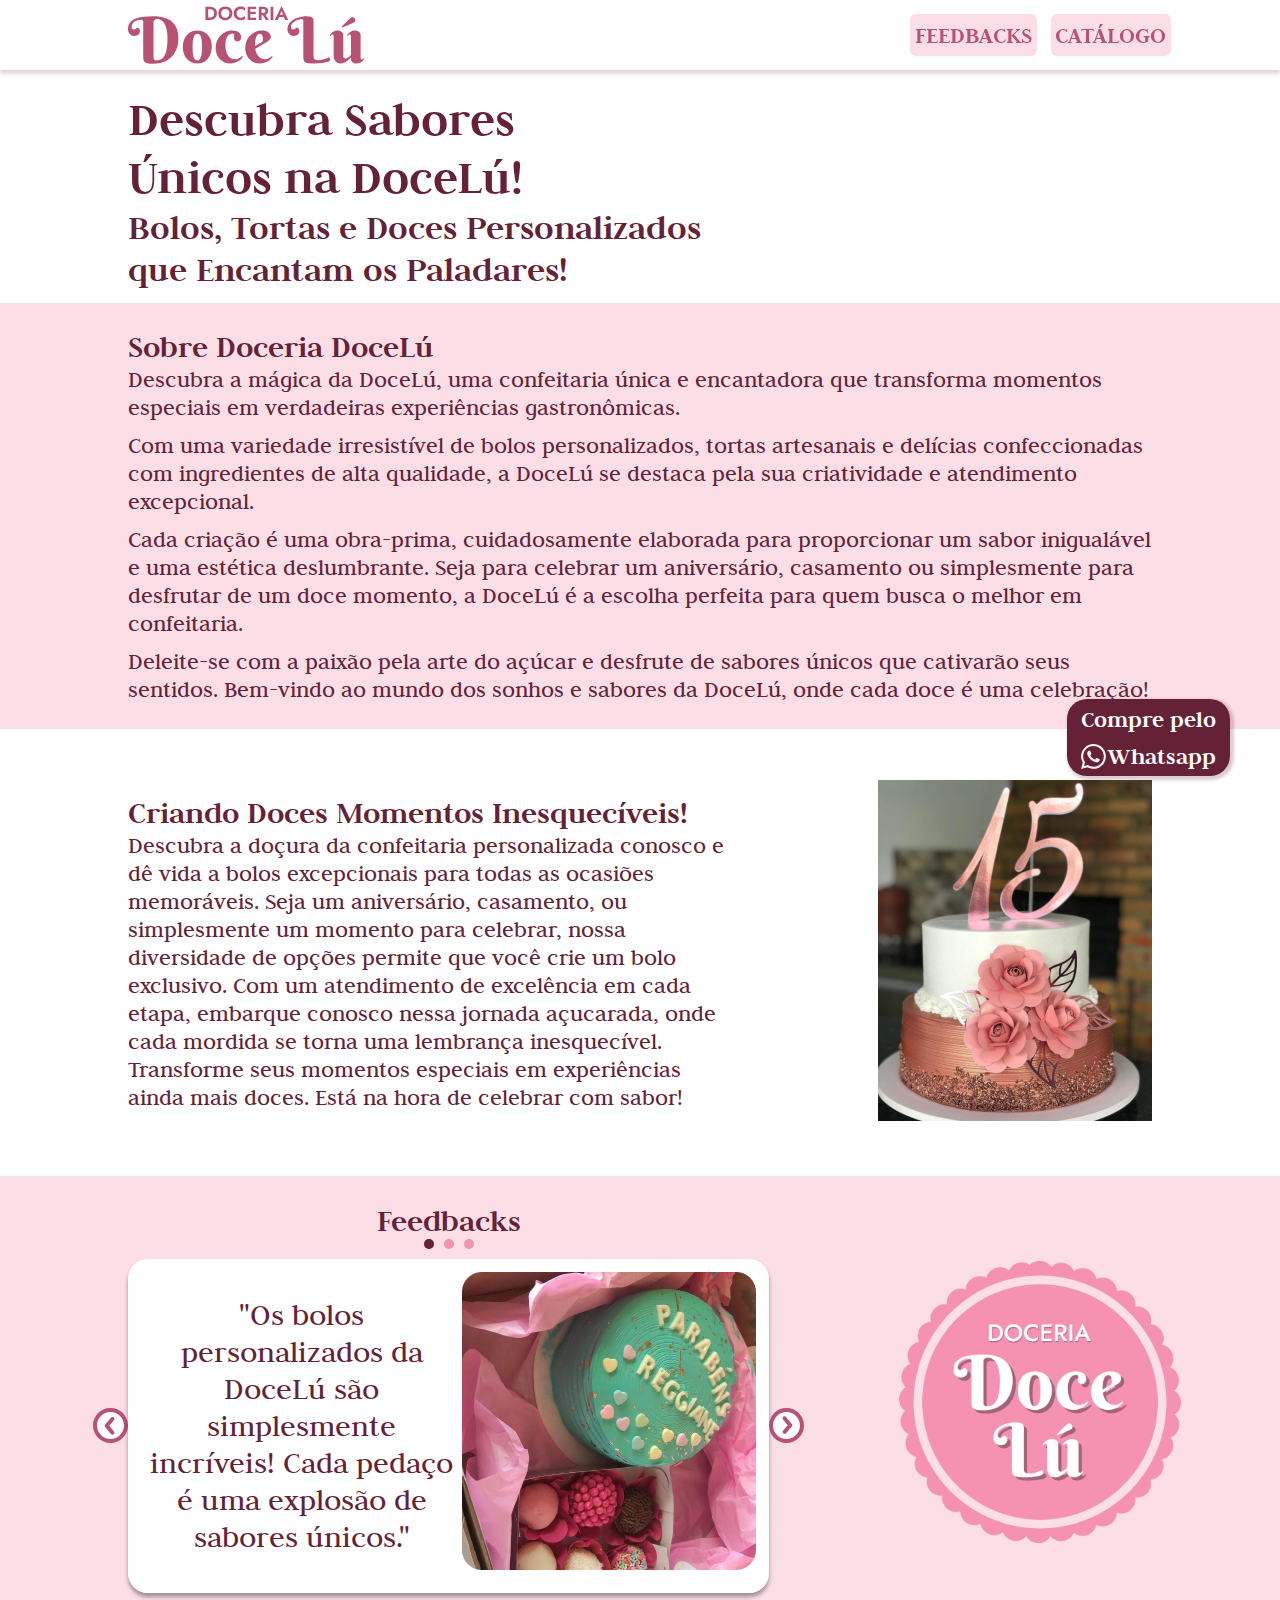
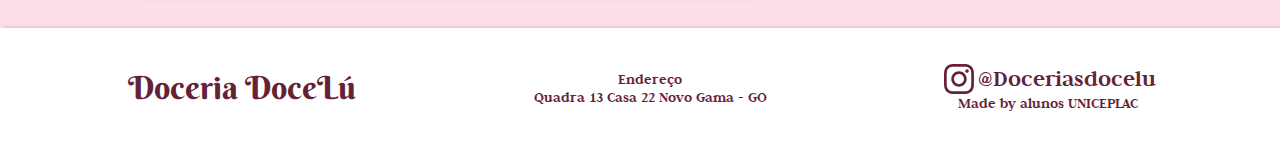
<file: index.html>
<!DOCTYPE html>
<html lang="pt_br">
<head>
    <meta charset="UTF-8">
    <meta name="viewport" content="width=device-width, initial-scale=1.0">
    <title>Doceria DoceLú</title>
    <link rel="shortcut icon" type="imagex/png" href="assets/Logo.ico">
    <link rel="stylesheet" href="style.css">
    <link rel="preconnect" href="https://fonts.googleapis.com">
    <link rel="preconnect" href="https://fonts.gstatic.com" crossorigin>
    <link href="https://fonts.googleapis.com/css2?family=Berkshire+Swash&family=Judson:wght@400;700&display=swap" rel="stylesheet">
</head>
<body>
    <header>
        <nav class="nav-bar">
            <div class="nav-logo">
                <img src="assets/Doceria-logo.svg" alt="Logo da Doceria DoceLú">
            </div>

            <div class="nav-links">
                <ul class="nav-ul">
                    <li class="nav-li">
                        <a href="#feedbacksId">FEEDBACKS</a>
                    </li>
                    <li class="nav-li">
                        <a href="catalogo.html">CATÁLOGO</a>
                    </li>
                </ul>
            </div>

            
            <div class="nav-botao-menu">
                <button onclick="menuShow()">
                    <img class="icon" src="assets/botão-menu.svg" alt="Botão de abrir e fechar menu">               
                </button>
            </div>
        </nav>
      <div class="nav-menu">
                <ul class="nav-ul">
                    <li class="nav-links">
                        <a href="#feedbacksId">FEEDBACKS</a>
                    </li>
                    <li class="nav-links">
                        <a href="catalogo.html">CATÁLOGO</a>
                    </li>
                </ul>
        </div>
    </header>

    <main>
        <section id="inicioId">
            <div class="container-inicio">
                <div class="titulo-inicio">
                    <h1>Descubra Sabores Únicos na DoceLú!</h1>
                </div>
                <div class="subtitulo-inicio">
                    <h2>Bolos, Tortas e Doces Personalizados que Encantam os Paladares!</h2>
                </div>
            </div>
        </section>

        <section id="sobreId">
            <div class="container-sobre">
                <div class="titulo-sobre">
                    <h2 class="subtitulos">Sobre Doceria DoceLú</h2>
                </div>

                <div class="texto-sobre">
                    <p class="paragrafos">
                        Descubra a mágica da DoceLú, uma confeitaria única e encantadora que transforma momentos especiais em verdadeiras experiências gastronômicas.
                    </p>

                    <p class="paragrafos">
                        Com uma variedade irresistível de bolos personalizados, tortas artesanais e delícias confeccionadas com ingredientes de alta qualidade, a DoceLú se destaca pela sua criatividade e atendimento excepcional.
                    </p>

                    <p class="paragrafos">
                        Cada criação é uma obra-prima, cuidadosamente elaborada para proporcionar um sabor inigualável e uma estética deslumbrante. Seja para celebrar um aniversário, casamento ou simplesmente para desfrutar de um doce momento, a DoceLú é a escolha perfeita para quem busca o melhor em confeitaria.
                    </p>

                    <p class="paragrafos">
                        Deleite-se com a paixão pela arte do açúcar e desfrute de sabores únicos que cativarão seus sentidos. Bem-vindo ao mundo dos sonhos e sabores da DoceLú, onde cada doce é uma celebração!
                    </p>
                </div>
            </div>
        </section>

        <section id="objetivoId">
            <div class="container-objetivo">
                <div class="texto-objetivo">
                    <h1 class="subtitulos">Criando Doces Momentos Inesquecíveis!</h1>
                    <p class="paragrafos">
                        Descubra a doçura da confeitaria personalizada conosco e dê vida a bolos excepcionais para todas as ocasiões memoráveis. Seja um aniversário, casamento, ou simplesmente um momento para celebrar, nossa diversidade de opções permite que você crie um bolo exclusivo. Com um atendimento de excelência em cada etapa, embarque conosco nessa jornada açucarada, onde cada mordida se torna uma lembrança inesquecível. Transforme seus momentos especiais em experiências ainda mais doces. Está na hora de celebrar com sabor!
                    </p>
                </div>
                <div class="img-objetivo">
                    <img src="assets/imagem-bolo-15-anos.png" alt="Bolo aniversário de 15 anos">
                </div>
            </div>
        </section>

        <section id="feedbacksId">
            <div class="container-feedbacks">
                <div class="feedbacks">
                    <h1 class="subtitulos">Feedbacks</h1>
                    <div class="controles">
                        <label class="radio">
                            <input type="radio" name="click" id="radio1">
                            <span></span>
                        </label>
                        <label class="radio">
                            <input type="radio" name="click" id="radio2">
                            <span></span>
                        </label>
                        <label class="radio">
                            <input type="radio" name="click" id="radio3">
                            <span></span>
                        </label>
                    </div>
                    <div class="conteudo-feedback">
                        <button id="prevBtn"><img src="assets/botãoesquerdo.svg" alt=""></button>
                        <div class="carrossel">                       
                            <div class="slide">
                                <p>"Os bolos personalizados da DoceLú são simplesmente incríveis! Cada pedaço é uma explosão de sabores únicos."</p>
                                <img src="assets/bolo-normal.png" alt="Imagem bolo de aniversário">
                            </div>
                            <div class="slide">
                                <p>"Fiquei impressionado com a atenção aos detalhes e a qualidade dos doces da DoceLú. Uma experiência deliciosa!"</p>
                                <img src="assets/ovo.png" alt="Imagem ovo de páscoa">
                            </div>
                            <div class="slide">
                                <p>"A equipe da DoceLú realmente entendeu o que eu queria para o meu evento. Os bolos personalizados superaram minhas expectativas!"</p>
                                <img src="assets/Snapinsta.png" alt="Imagem bolo dos minions">
                            </div>                    
                        </div>
                        <button class="botao-direito" id="nextBtn"><img src="assets/seta.svg" alt=""></button>
                </div>
        </section>

        <div class="botao-pedidos">
            <a href="https://api.whatsapp.com/send/?phone=5561992544886&text=Ol%C3%A1,+tenho+interesse+em+adquirir+seus+produtos!&type=phone_number&app_absent=0" target="_blank">Compre pelo <img src="assets/whatsapp-icon.svg" alt="Icone Whatsapp"> Whatsapp</a>
        </div>
    </main>

    <footer>
        <div class="container-footer">
            <div class="nome-footer">
                <h1>Doceria DoceLú</h1>
            </div>

            <div class="endereco">
                <p>Endereço</p>
                <p>Quadra 13 Casa 22 Novo Gama - GO</p>
            </div>

            <div class="informacoes-footer">
                <div class="instagram">
                    <a class="link-intagram-footer" href="https://www.instagram.com/doceriasdocelu/" target="_blank"><img src="assets/icone-instagram.svg" alt="Icone do Instagram">
                        <h2>@Doceriasdocelu</h2>
                    </a>
                </div>
                <div class="info-criadores">
                    <h3>Made by alunos UNICEPLAC</h3>
                </div>
            </div>
        </div>
    </footer>

    <script src="index.js"></script>
</body>
</html>
</file>
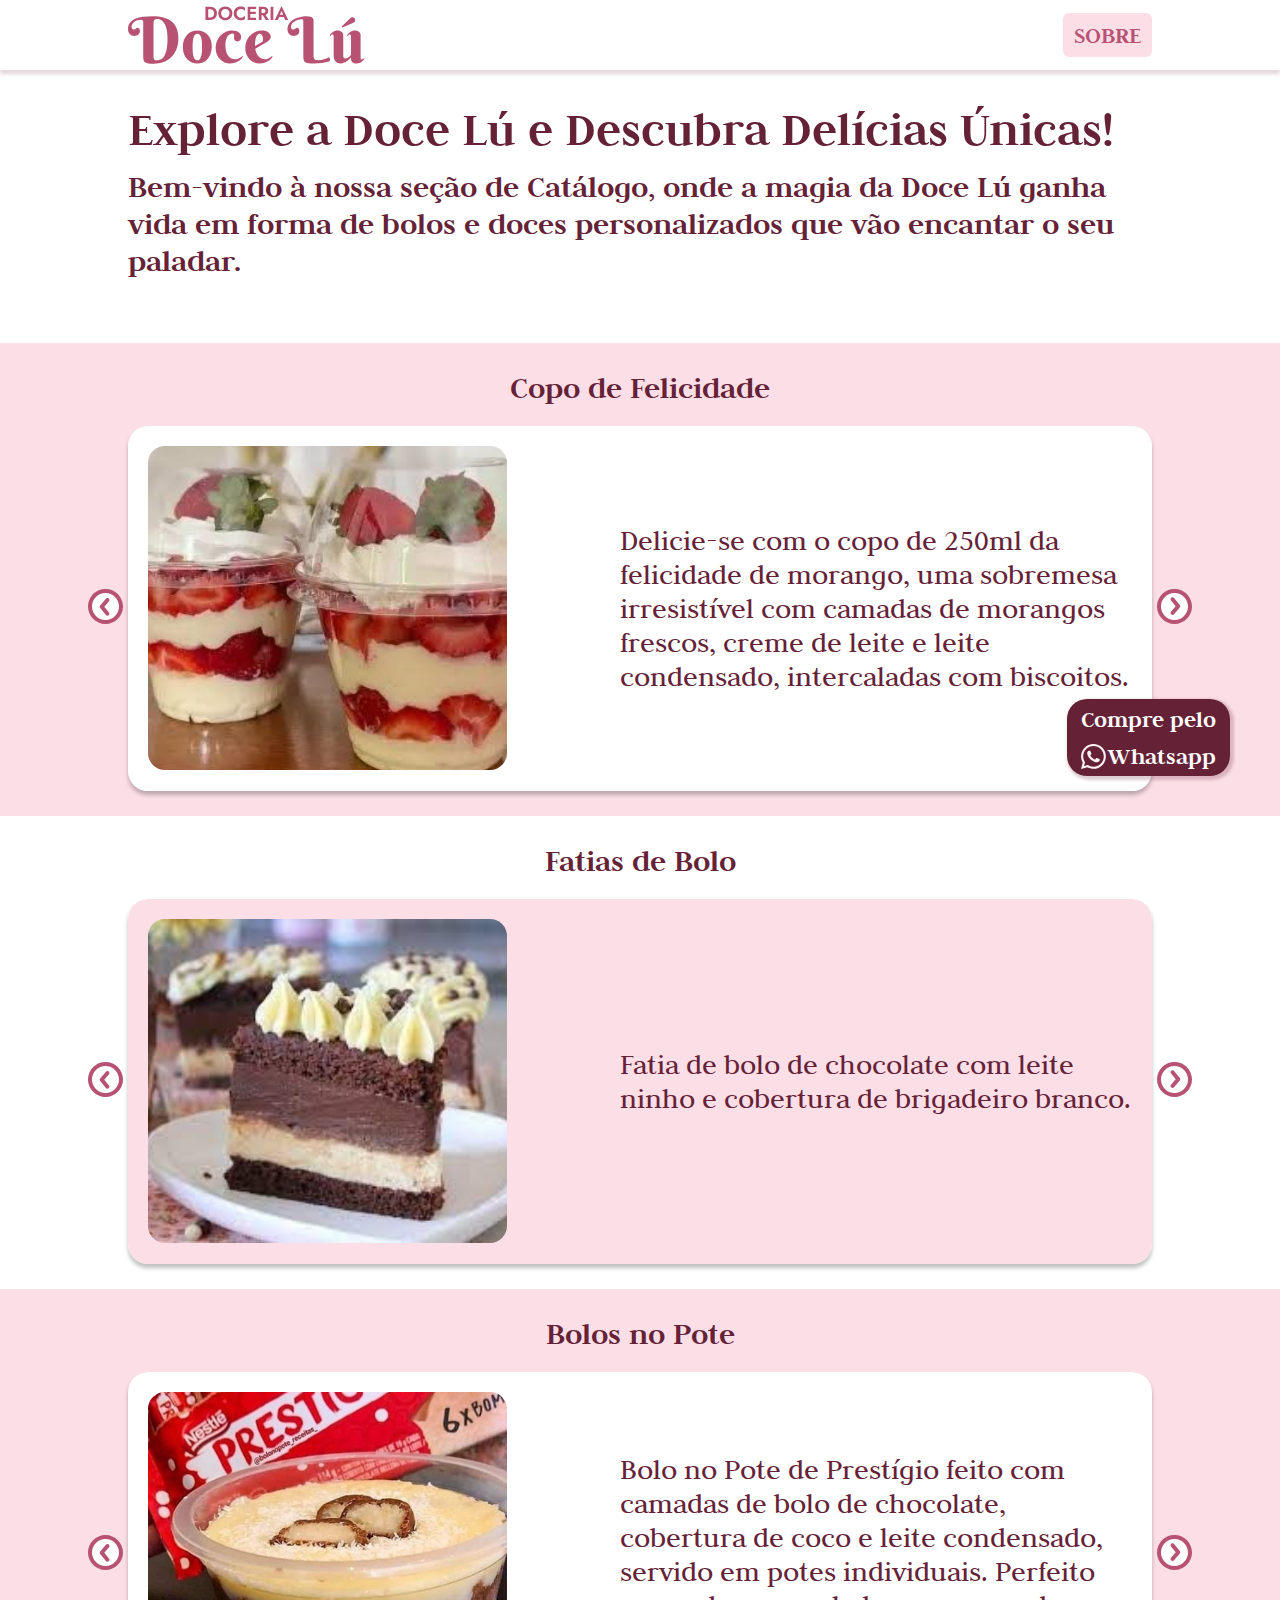
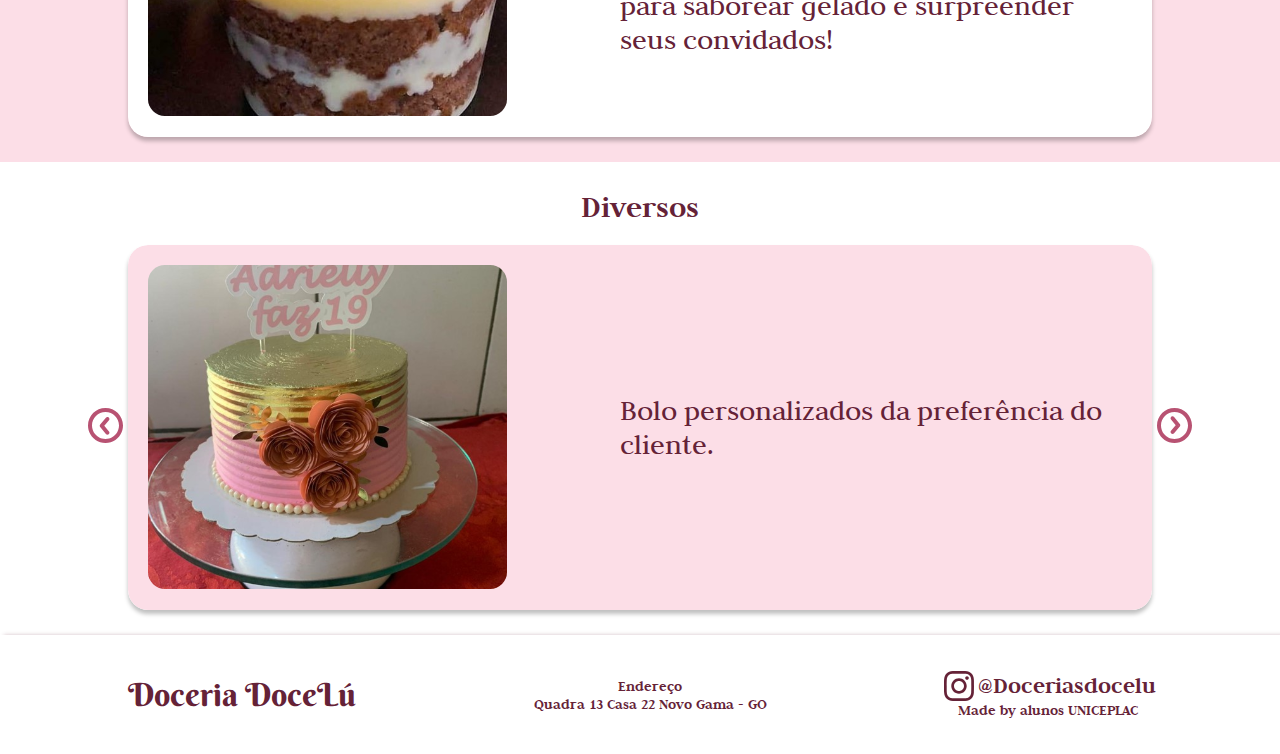
<file: catalogo.html>
<!DOCTYPE html>
<html lang="pt_br">
<head>
    <meta charset="UTF-8">
    <meta name="viewport" content="width=device-width, initial-scale=1.0">
    <title>Doceria DoceLú</title>
    <link rel="shortcut icon" type="imagex/png" href="assets/Logo.ico">
    <link rel="stylesheet" href="style.css">
    <link rel="preconnect" href="https://fonts.googleapis.com">
    <link rel="preconnect" href="https://fonts.gstatic.com" crossorigin>
    <link href="https://fonts.googleapis.com/css2?family=Berkshire+Swash&family=Judson:wght@400;700&display=swap" rel="stylesheet">
</head>
<body>

    <header>
	    <nav class="nav-bar">
            <div class="nav-logo">
                <img src="assets/Doceria-logo.svg" alt="Logo da Doceria DoceLú">
            </div>

            <div class="nav-sobre">
                <a href="index.html">SOBRE</a>
            </div>
        </nav>
    </header>

	<main>
        <section id="inicio-pagina">
            <div class="titulo-catalogo">   
                <h1>Explore a Doce Lú e Descubra Delícias Únicas!</h1>
                <h2>Bem-vindo à nossa seção de Catálogo, onde a magia da Doce Lú ganha vida em forma de bolos e doces personalizados que vão encantar o seu paladar.</h2>
            </div>
        </section>

        <section id="catalogoId">
            <div class="container-catalogo-rosa">
                <h1 class="subtitulos">Copo de Felicidade</h1>
                <div class="container-carrossel-catalogo">
                    <button id="prevBtn1"><img src="assets/botãoesquerdo.svg" alt=""></button>
                    <div class="carrossel-catalogo">
                        <div class="slider1">
                            <img src="assets/copo-felicidade.svg" alt="Imagem Copo de Felicidade de morango">
                            <p>Delicie-se com o copo de 250ml da felicidade de morango, uma sobremesa irresistível com camadas de morangos frescos, creme de leite e leite condensado, intercaladas com biscoitos.</p>
                        </div>
                        <div class="slider1">
                            <img src="assets/copo-felicidade-kinder.svg" alt="Imagem Copo de Felicidade de Kinder Bueno">
                            <p>Copo da Felicidade de 300ml Kinder Bueno com creme branco e nutella e uma cobertura de chantiliy.</p>
                        </div>
                        <div class="slider1">
                            <img src="assets/copo-felicidade-brownie.svg" alt="Imagem Copo de Felicidade de brownie">
                            <p>Copo da felicidade (300ml) - massa de brownie com recheio de brigadeiro branco, brigadeiro preto e doce de leite com cobertura de chantilly e morango.</p>
                        </div>
                    </div>
                    <button id="nextBtn1"><img src="assets/seta.svg" alt=""></button>
                </div>
            </div>
            <div class="container-catalogo-branco">
                <h1 class="subtitulos">Fatias de Bolo</h1>
                <div class="container-carrossel-catalogo">
                    <button id="prevBtn2"><img src="assets/botãoesquerdo.svg" alt=""></button>
                    <div class="carrossel-catalogo">
                        <div class="slider2">
                            <img src="assets/fatia-de-bolo.svg" alt="Imagem Fatia de bolo de chocolate e leite ninho">
                            <p>Fatia de bolo de chocolate com leite ninho e cobertura de brigadeiro branco.</p>
                        </div>
                        <div class="slider2">
                            <img src="assets/fatia-de-bolo-mousse.svg" alt="Imagem Fatia de bolo mousse de chocolate">
                            <p>Slice cake mousse de chocolate.</p>
                        </div>
                        <div class="slider2">
                            <img src="assets/fatia-de-bolo-maracuja.svg" alt="Imagem Fatia de bolo de Maracujá">
                            <p>Slice Cake de Maracujá Trufado e Mousse de Chocolate.</p>
                        </div>
                    </div>
                    <button id="nextBtn2"><img src="assets/seta.svg" alt=""></button>
                </div>
            </div>
            <div class="container-catalogo-rosa">
                <h1 class="subtitulos">Bolos no Pote</h1>
                <div class="container-carrossel-catalogo">
                    <button id="prevBtn3"><img src="assets/botãoesquerdo.svg" alt=""></button>
                    <div class="carrossel-catalogo">
                        <div class="slider3">
                            <img src="assets/bolo-no-pote.svg" alt="Imagem bolo no pote de Prestígio">
                            <p>Bolo no Pote de Prestígio feito com camadas de bolo de chocolate, cobertura de coco e leite condensado, servido em potes individuais. Perfeito para saborear gelado e surpreender seus convidados!</p>
                        </div>
                        <div class="slider3">
                            <img src="assets/bolo-no-pote.svg-leite-ninho.svg" alt="Imagem bolo no pote de leite ninho">
                            <p>Bolo no pote de 250ml, leite ninho com Nutella e massa de chocolate.</p>
                        </div>
                        <div class="slider3">
                            <img src="assets/bolo-no-pote-morango.svg" alt="Imagem bolo no pote de morango com chocolate">
                            <p>Bolo no pote de 250ml sensação com recheio de morango e chocolate.</p>
                        </div>
                        <div class="slider3">
                            <img src="assets/bolo-no-pote-cenoura.svg" alt="Imagem bolo no pote de cenoura com chocolate">
                            <p>Bolo no pote de cenoura com chocolate.</p>
                        </div>
                    </div>
                    <button id="nextBtn3"><img src="assets/seta.svg" alt=""></button>
                </div>
            </div>
            <div class="container-catalogo-branco">
                <h1 class="subtitulos">Diversos</h1>
                <div class="container-carrossel-catalogo">
                    <button id="prevBtn4"><img src="assets/botãoesquerdo.svg" alt=""></button>
                    <div class="carrossel-catalogo">
                        <div class="slider4">
                            <img src="assets/bolo-aniversario.svg" alt="Imagem de bolo de aniversário">
                            <p>Bolo personalizados da preferência do cliente.</p>
                        </div>
                        <div class="slider4">
                            <img src="assets/diversos-cupcake.svg" alt="Imagem de Cupcake">
                            <p>Cupcake de vários sabores.</p>
                        </div>
                        <div class="slider4">
                            <img src="assets/diversos-cupcake-2.svg" alt="Imagem de Cupcake">
                            <p>Cupcake de vários sabores.</p>
                        </div>
                        <div class="slider4">
                            <img src="assets/diversos-brigadeiro.svg" alt="Imagem de brigadeiro de vários sabores">
                            <p>Brigadeiros Gourmet variados.</p>
                        </div>
                    </div>
                    <button id="nextBtn4"><img src="assets/seta.svg" alt=""></button>
                </div>
            </div>
        </section>

    <div class="botao-pedidos">
        <a href="https://api.whatsapp.com/send/?phone=5561992544886&text=Ol%C3%A1,+tenho+interesse+em+adquirir+seus+produtos!&type=phone_number&app_absent=0" target="_blank">Compre pelo <img src="assets/whatsapp-icon.svg" alt="Icone Whatsapp"> Whatsapp</a>
    </div>

	</main>

    <footer>
        <div class="container-footer">
            <div class="nome-footer">
                <h1>Doceria DoceLú</h1>
            </div>

            <div class="endereco">
                <p>Endereço</p>
                <p>Quadra 13 Casa 22 Novo Gama - GO</p>
            </div>

            <div class="informacoes-footer">
                <div class="instagram">
                    <a class="link-intagram-footer" href="https://www.instagram.com/doceriasdocelu/" target="_blank"><img src="assets/icone-instagram.svg" alt="Icone do Instagram">
                        <h2>@Doceriasdocelu</h2>
                    </a>
                </div>
                <div class="info-criadores">
                    <h3>Made by alunos UNICEPLAC</h3>
                </div>
            </div>
        </div>
    </footer>

        <script src="script.js"></script>
    </body>
    </html>
</file>
<file: style.css>
* {
    margin: 0;
    padding: 0;
    font-family: Judson;
    color: #652237;
}

html {
   scroll-behavior: smooth;
}

header {
    position: fixed;
    width: 100%;
    height: auto;
    top: 0;
    display: flex;
    justify-content: center;
    background-color: #fff;
    box-shadow: 0 4px 4px 0 #6522372f;
    z-index: 1;
}

.nav-bar {
    width: 80%;
    display: flex;
    justify-content: space-between;
    height: 70px;
}

.nav-botao-menu {
   display: none;
}

.nav-links {
    display: flex;
    align-items: center;
    justify-content: center;
}

.nav-ul {
    display: flex;
    gap: 14px;
}

.nav-li {
    list-style: none;
    background-color: #FCDEE7;
    padding: 3% 2% 3% 2%;
    border-radius: 6px;
}

.nav-li a {
    text-decoration: none;
    color: #B85272;
    font-size: 24px;
    font-weight: 700;
}

.nav-menu {
   display: none;
}

#inicioId {
    display: flex;
    justify-content: center;
    margin-top: 90px;
    width: 100%;
    margin-bottom: 1%;
 }

 .container-inicio {
    display: flex;
    flex-direction: column;
    width: 80%;
 }

 .titulo-inicio h1 {
    font-size: 50px;
    width: 40%;
    font-weight: 700;
 }
 
 .subtitulo-inicio h2 {
    font-size: 36px;
    font-weight: 700;
    width: 60%;
 }
 
 #sobreId {
    display: flex;
    flex-direction: column;
    align-items: center;
    background-color: #FCDEE7;
    width: 100%;
    padding: 2% 0 2% 0;
 }

 .container-sobre {
    width: 80%;
 }

 .texto-sobre {
    display: flex;
    flex-direction: column;
    gap: 10px;
 }

 .subtitulos {
    font-size: 32px;
    font-weight: 700;
}

 .paragrafos {
    font-size: 24px;
    font-weight: 500;
 }

 #objetivoId {
    display: flex;
    justify-content: center;
    padding: 4% 0 4% 0;
 }
 
 .container-objetivo {
    display: flex;
    align-items: center;
    justify-content: space-between;
    width: 80%;
 }

 .texto-objetivo {
    width: 60%;
 }

 #feedbacksId {
   background-image: url(assets/Logo.png);
   background-repeat: no-repeat;
   background-position: 90%;
   background-size: 22%;
   display: flex;
   align-items: center;
   justify-content: center;
   text-align: center;
   background-color: #FCDEE7;
   width: 100%;
   padding: 2% 0 2% 0;
}

.container-feedbacks{
   display: flex;
   gap: 30%;
}

.feedbacks {
   width: 65%;
}

 .conteudo-feedback {
   align-items: center;
   display: flex;
}

.carrossel {
   display: flex;
   justify-content: center;
   overflow: hidden;
   width: 100%;
   margin: 10px 0;
   border-radius: 20px;
   box-shadow: 0px 4px 4px 0px rgba(29, 29, 29, 0.411);
}

.slide {
   width: 80vw;
   display: flex;
   background-color: #fff;
   justify-content: space-between;
   align-items: center;
   text-align: center;
   padding: 2%;
   position: relative;
}

.slide.active {
   animation: slideInLeft 0.6s ease-in-out;
}

@keyframes slideInLeft {
   from {
      opacity: 0.4;
   }
   to {
      opacity: 1;
   }
}

.slide img {
   margin-bottom: 10px;
}

.slide p {
   font-size: 32px;
   width: 80%;
}

.conteudo-feedback button {
   border: 0;
   background: transparent;
   cursor: pointer;
   display: flex;
}

.controles {
   display: flex;
   justify-content: center;
   gap: 10px;
}

.radio input[type="radio"]{
   display: none;
}

.radio span {
   height: 10px;
   width: 10px;
   border-radius: 50%;
   background-color: #F592B1;
   display: flex;
   cursor: pointer;
}

.radio span:after {
   content: "";
   height: 10px;
   width: 10px;
   border-radius: 50%;
   background-color: #652237;
   transform: translate(0) scale(0);
}

.radio input[type="radio"]:checked ~ span:after {
   transform: translate(0) scale(1);
}


/* Botão pedidos */

.botao-pedidos {
    display: flex;    
    position: fixed;
    right: 50px;
    bottom: 124px;
    border-radius: 20px;
    box-shadow: 2px 2px 3px 2px #6522373a;
}

.botao-pedidos a {
    text-decoration: none;
    display: flex;
    flex-wrap: wrap;
    gap: 1%;
    align-items: center;
    justify-content: center;
    background-color: #652237;
    width: 163px;
    height: 74px;
    color: #fff;
    font-size: 24px;
    font-weight: 700;
    border-radius: 20px;
    padding: 1% 1% 1% 1%;
}
 
 footer {
    bottom: 0;
    width: 100%;
    background-color: #fff;
    box-shadow: 4px 0px 4px 0px rgba(101, 34, 55, 0.28);
    height: 119px;
    display: flex;
    justify-content: center;
 }

.container-footer{
   width: 80%;
    display: flex;
    align-items: center;
    justify-content: space-between;
}

.nome-footer h1 {
   font-family: Berkshire Swash;
   font-size: 32px;
   font-weight: 400;
}

.link-intagram-footer {
    display: flex;
}

.endereco {
   display: flex;
   flex-direction: column;
   align-items: center;
}

.endereco p {
   font-size: 15px;
   font-weight: 600;
}

.instagram a {
   display: flex;
   gap: 2%;
   text-decoration: none;
}

.informacoes-footer {
   display: flex;
   flex-direction: column;
   align-items: center;
}

.instagram h2 {
   font-size: 24px;
   font-weight: 600;
}

.info-criadores h3 {
   font-size: 15px;
}

 
/* Catálogo */


.nav-sobre {
   display: flex;
   align-items: center;
}

.nav-sobre a {
   text-decoration: none;
   background-color: #FCDEE7;
   color: #B85272;
   padding: 8px 11px 8px 11px;
   font-size: 24px;
   font-weight: 700;
   border-radius: 6px;
}

#inicio-pagina {
   display: flex;
   justify-content: center;
   margin-top: 100px;
   width: 100%;
   margin-bottom: 1%;
}

.titulo-catalogo{
   display: flex;
   width: 80%;
   flex-direction: column;
   margin-bottom: 4%;
}

.titulo-catalogo h1 {
   font-size: 50px;
   font-weight: 700;
   padding-bottom: 1%;
}

.titulo-catalogo h2 {
   font-size: 32px;
   font-weight: 700;
}

/*Catalogo*/


.container-catalogo-rosa {
   display: flex;
   flex-direction: column;
   text-align: center;
   background-color: #FCDEE7;
   width: 100%;
   padding: 2% 0 2% 0;
   gap: 20px;
}

.container-catalogo-branco {
   display: flex;
   flex-direction: column;
   text-align: center;
   width: 100%;
   padding: 2% 0 2% 0;
   gap: 20px;
}


.container-carrossel-catalogo {
   display: flex;
   align-items: center;
   justify-content: center;
   gap: 5px;
}

.container-carrossel-catalogo button {
   border: none;
   background-color: transparent;
   cursor: pointer;
}

.carrossel-catalogo {
   display: flex;
   overflow: hidden;
   width: 80%;
   border-radius: 20px;
   box-shadow: 0px 4px 4px 0px rgba(0, 0, 0, 0.25);
}

.slider1 {
   display: flex;
   align-items: center;
   justify-content: space-between;
   background-color: #fff;
   width: 100%;
   padding: 2% 0 2% 0;
}

.slider1 p {
   display: flex;
   font-size: 30px;
   font-weight: 700px;
   width: 50%;
   text-align: left;
   padding-right: 2%;
}

.slider1 img {
   width: 35%;
   padding-left: 2%;
}

.slider2 {
   display: flex;
   align-items: center;
   justify-content: space-between;
   background-color: #FCDEE7;
   width: 100%;
   padding: 2% 0 2% 0;
   border-radius: 20px;
}

.slider2 p {
   display: flex;
   font-size: 30px;
   font-weight: 700px;
   width: 50%;
   text-align: left;
   padding-right: 2%;
}

.slider2 img {
   width: 35%;
   padding-left: 2%;
}

.slider3 {
   display: flex;
   align-items: center;
   justify-content: space-between;
   background-color: #fff;
   width: 100%;
   padding: 2% 0 2% 0;
   border-radius: 20px;
}

.slider3 p {
   display: flex;
   font-size: 30px;
   font-weight: 700px;
   width: 50%;
   text-align: left;
   padding-right: 2%;
}

.slider3 img {
   width: 35%;
   padding-left: 2%;
}

.slider4 {
   display: flex;
   align-items: center;
   justify-content: space-between;
   background-color: #FCDEE7;
   width: 100%;
   padding: 2% 0 2% 0;
   border-radius: 20px;
}

.slider4 p {
   display: flex;
   font-size: 30px;
   font-weight: 700px;
   width: 50%;
   text-align: left;
   padding-right: 2%;
}

.slider4 img {
   width: 35%;
   padding-left: 2%;
}

.slider1.active {
   animation: slideInLeft 0.6s ease-in-out;
}

.slider2.active {
   animation: slideInLeft 0.6s ease-in-out;
}

.slider3.active {
   animation: slideInLeft 0.6s ease-in-out;
}

.slider4.active {
   animation: slideInLeft 0.6s ease-in-out;
}





/* Mobile */

@media screen and (max-width: 730px) {

   header {
      display: flex;
      align-items: center;
   }

   .nav-bar {
      display: flex;
      justify-content: space-between;
      height: 50px;
   }

   .nav-links {
      display: none;
   }

   .nav-logo {
      display: flex;
   }


   header {
      display: flex;
      flex-direction: column;
   }

   .nav-logo img {
      height: 50px;
   }

   .nav-botao-menu {
         display: block;
         display: flex;
         align-items: center;
   }

   .nav-botao-menu button {
      border: none;
      background-color: transparent;
      cursor: pointer;
   }

   .nav-menu ul {
      display: flex;
      flex-direction: column;
      text-align: center;
      padding-bottom: 10px;
   }

   .nav-menu .nav-links {
      display: block;
      padding-top: 0.8rem;
   }

   .nav-ul {
      list-style: none;
      display: flex;
      gap: 16px;
      text-decoration: none;
   }
   
   .nav-links a {
      text-decoration: none;
      color: #B85272;
      font-size: 20px;
   }

   .nav-links a {
      font-size: 16px;
      
   }

   .open {
      display: block;
   }

   .container-inicio h1 {
      font-size: 24px;
      width: 80%;
   }
   
   .container-inicio h2 {
      font-size: 19px;
      font-weight: 600;
      width: 70%;
   }

   .subtitulos {
      font-size: 16px;
   }
   
   .paragrafos {
      font-size: 12px;
   }

   .slide {
      justify-content: space-around;
   }

   .slide p {
      font-size: 10px;
   }

   .slide img {
      width: 50%;
      padding-top: 4%;
   }

   .conteudo-feedback button img {
      width: 25px ;
   }

   .container-objetivo {
      display: flex;
      flex-direction: column;
      gap: 1rem;
   }
   .texto-objetivo{
      width: auto;
   }
   
   .img-objetivo img {
      width: 50%;
      height: 100%;
   }

   .img-objetivo {
      display: flex;
      justify-content: center;
      align-items: center;
      width: 100%;
      height: 100%;
   }

   .conteudo-feedback {
      margin: 0;
   }

   .nome-footer h1 {
      font-size: 16px;
      text-align:left;
   }

   .container-footer{
      width: 90%;
   }

   .endereco p {
      font-size: 10px;
   }

   .link-intagram-footer h2 {
      font-size: 18px;
   }

   .info-criadores h3 {
      font-size: 12px;
      font-weight: 600;
   }

   .botao-pedidos {
      right: 20px;
      bottom: 124px;
  }
  
  .botao-pedidos a {
      width: 110px;
      height: 60px;
      font-size: 16px;
  }

  .botao-pedidos a img {
   width: 18%;
}

  .link-intagram-footer img {
   width: 10%;
  }

  .container-footer {
   width: 90%;
  }

  .radio span {
      height: 7px;
      width: 7px;
   }

   .radio span:after {
      height: 7px;
      width: 7px;
   }

  footer {
   align-items: center;
   display: flex;
   justify-content: center;
  }

  .informacoes-footer {
   display: flex;
   align-items: center;
   justify-content: center;
   text-align: center;
  }

  /*Catalogo*/

  .nav-sobre a {
   text-decoration: none;
   background-color: #FCDEE7;
   color: #B85272;
   padding: 6px 9px 6px 9px;
   font-size: 22px;
   font-weight: 700;
   border-radius: 6px;
   }

   .titulo-catalogo h1 {
      font-size: 24px;
      font-weight: 700;
      padding-bottom: 1%;
   }
   
   .titulo-catalogo h2 {
      font-size: 19px;
      font-weight: 600;
   }

   .slider1 p {
      font-size: 12px;
   }

   .slider2 p {
      font-size: 12px;
   }

   .slider3 p {
      font-size: 12px;
   }

   .slider4 p {
      font-size: 12px;
   }

   .container-carrossel-catalogo button img {
      width: 25px;
   }

   .container-catalogo-rosa {
      gap: 10px;
   }

   .container-catalogo-branco {
      gap: 10px;
   }
}
</file>
